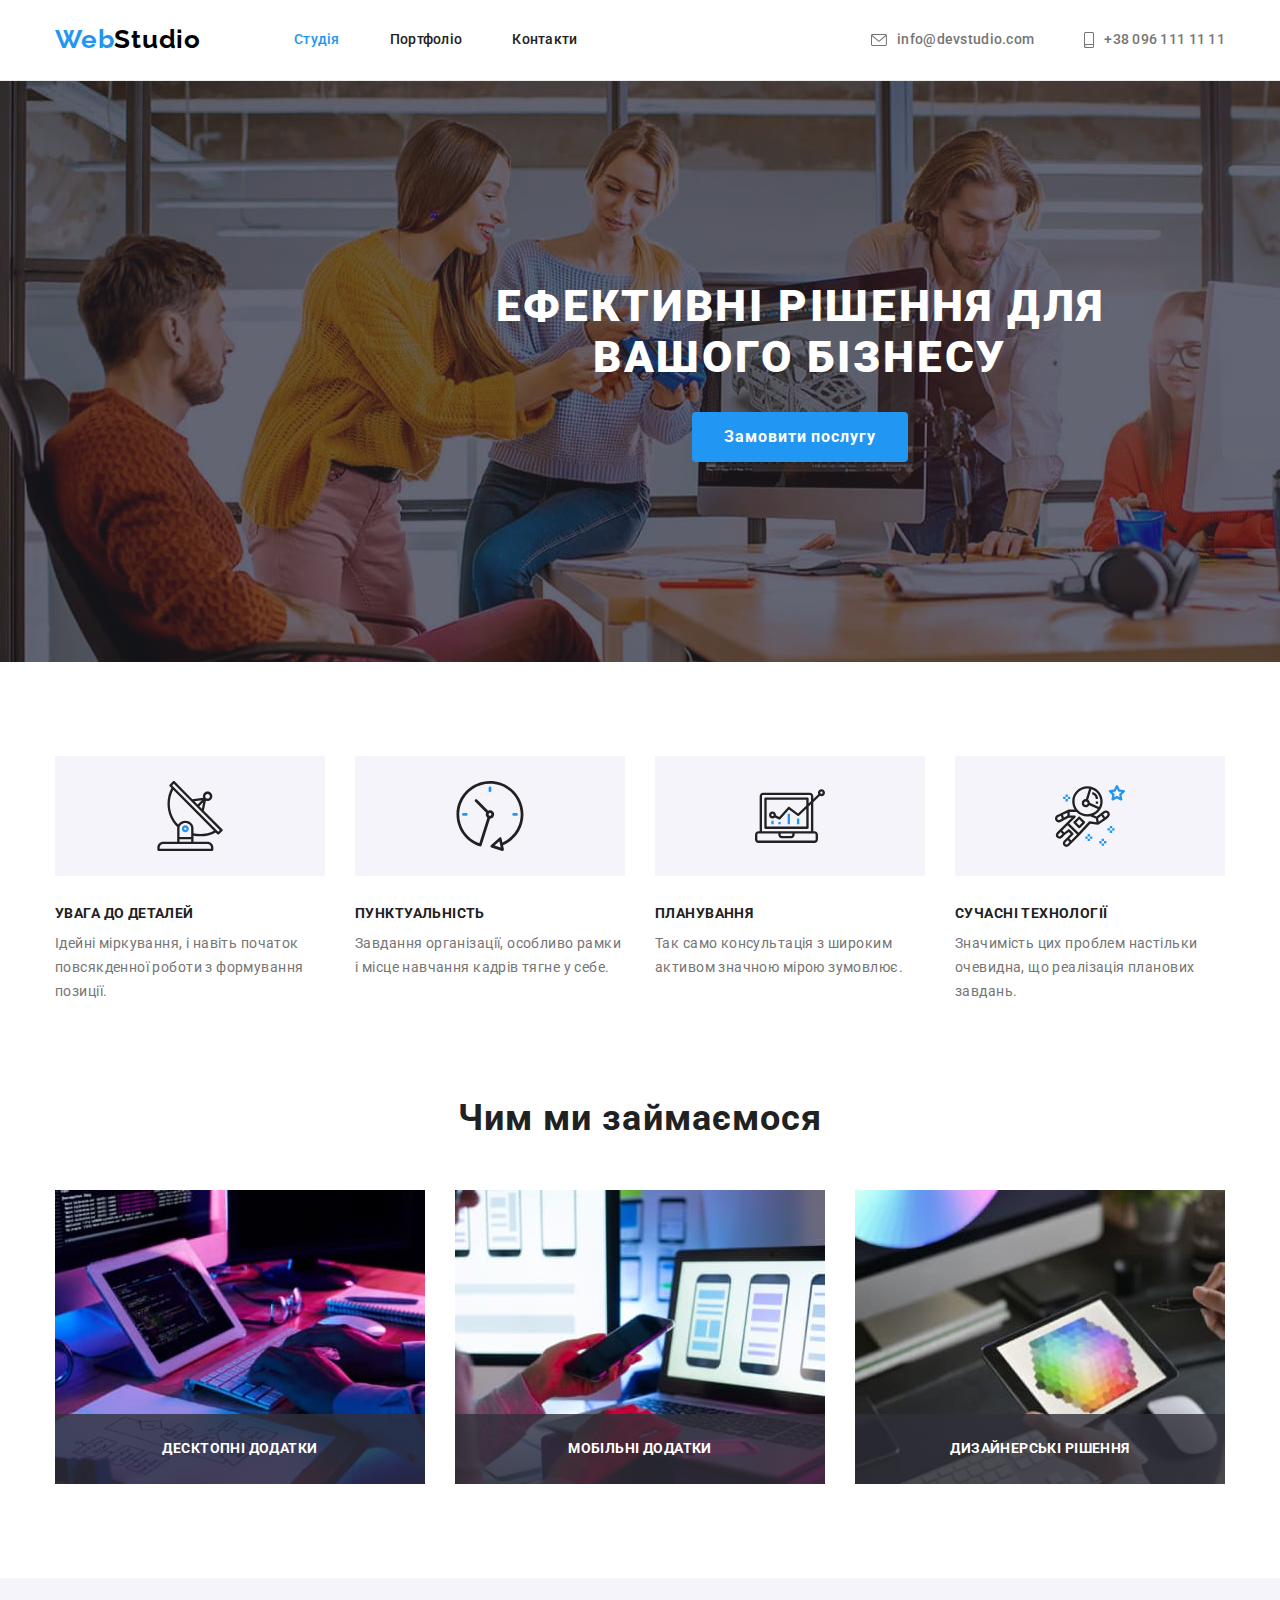
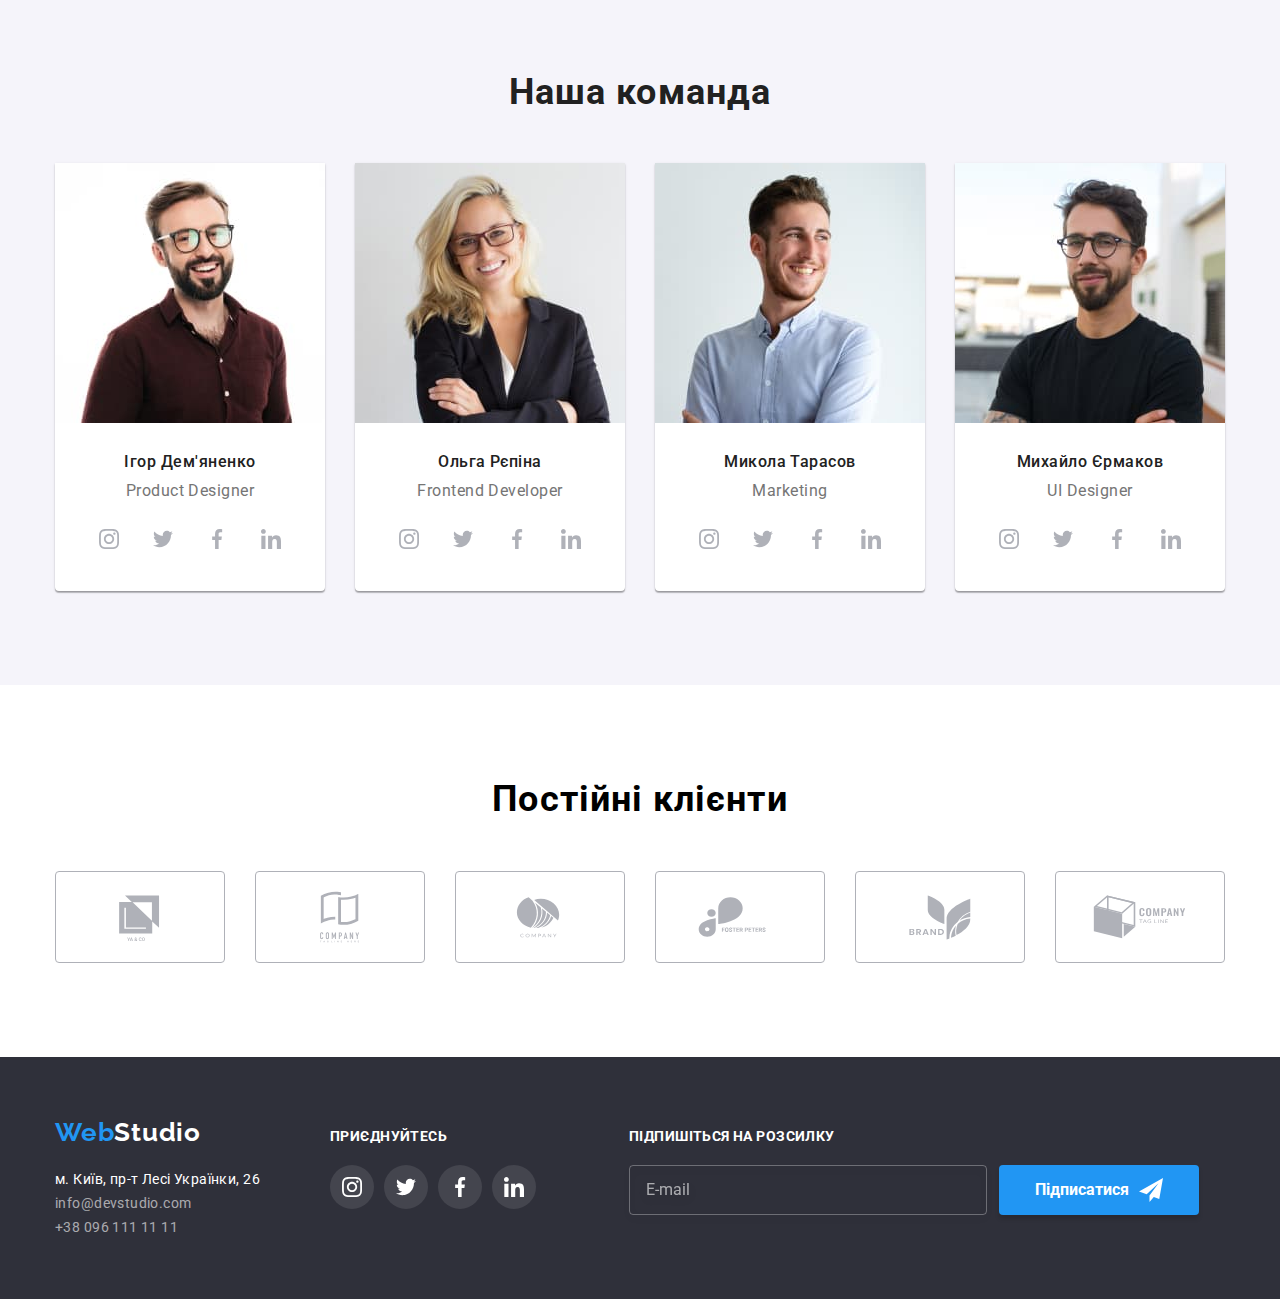
<file: index.html>
<!DOCTYPE html>
<html lang="uk">
  <head>
    <meta charset="UTF-8" />
    <meta http-equiv="X-UA-Compatible" content="IE=edge" />
    <meta name="viewport" content="width=device-width, initial-scale=1.0" />
    <link
      href="https://fonts.googleapis.com/css2?family=Raleway:wght@700&family=Roboto:wght@400;500;700;900&display=swap"
      rel="stylesheet"
    />
    <title>WebStudio</title>
    <link
      rel="stylesheet"
      href="https://cdnjs.cloudflare.com/ajax/libs/modern-normalize/1.1.0/modern-normalize.min.css"
    />
    <link rel="stylesheet" href="./css/main.min.css" />
  </head>
  <body>
    <!-- header -->
    <header class="header">
      <div class="container header__container">
        <nav class="header-nav">
          <a class=" logo header__logo" href="./index.html">
            <span class="logo-web">Web</span>Studio</a
          >
          <ul class="header-nav__list list">
            <li class="header-nav__item">
              <a class="header-nav__link curent" href="./index.html">Студія</a>
            </li>
            <li class="header-nav__item">
              <a class="header-nav__link" href="./portfolio.html">Портфоліо</a>
            </li>
            <li class="header-nav__item">
              <a class="header-nav__link" href="">Контакти</a>
            </li>
          </ul>
        </nav>
        <ul class="header-address__list list">
          <li class="header-address__item">
            <a class="header-address__link" href="mailto:info@devstudio.com"
              ><svg class="header-address__icon" width="16" height="12">
                <use
                  href="./images/svg-images/symbol-defs.svg#icon-envelope"
                ></use></svg
              >info@devstudio.com</a
            >
          </li>
          <li class="header-address__item">
            <a class="header-address__link" href="tel:+380961111111">
              <svg class="header-address__icon" width="10" height="16">
                <use
                  href="./images/svg-images/symbol-defs.svg#icon-smartphone"
                ></use></svg
              >+38 096 111 11 11</a
            >
          </li>
        </ul>
      </div>
    </header>
    <!-- main content -->
    <main>
      <!-- Ефективні рішення для вашого бізнесу -->
      <section class="hero">
        <div class="container hero__container">
          <h1 class="hero__title">Ефективні рішення для вашого бізнесу</h1>
          <button class="hero__btn" type="button" data-modal-open>
            Замовити послугу
          </button>
        </div>
      </section>
      <!-- Особливості -->
      <section class="features">
        <div class="container features__container">
          <h2 class="visually-hidden">Особливості</h2>
          <ul class="features__list list">
            <li class="features__item">
              <div class="features-icon__container">
                <svg class="features__icon" width="70" height="70">
                  <use
                    href="./images/svg-images/symbol-defs.svg#icon-antenna-1"
                  ></use>
                </svg>
              </div>
              <h3 class="features__title">увага до деталей</h3>
              <p class="features__text">
                Ідейні міркування, і навіть початок повсякденної роботи з
                формування позиції.
              </p>
            </li>
            <li class="features__item">
              <div class="features-icon__container">
                <svg class="features__icon" width="70" height="70">
                  <use
                    href="./images/svg-images/symbol-defs.svg#icon-clock-1"
                  ></use>
                </svg>
              </div>
              <h3 class="features__title">пунктуальність</h3>
              <p class="features__text">
                Завдання організації, особливо рамки і місце навчання кадрів
                тягне у себе.
              </p>
            </li>
            <li class="features__item">
              <div class="features-icon__container">
                <svg class="features__icon" width="70" height="70">
                  <use
                    href="./images/svg-images/symbol-defs.svg#icon-diagram-1"
                  ></use>
                </svg>
              </div>
              <h3 class="features__title">планування</h3>
              <p class="features__text">
                Так само консультація з широким активом значною мірою зумовлює.
              </p>
            </li>
            <li class="features__item">
              <div class="features-icon__container">
                <svg class="features__icon" width="70" height="70">
                  <use
                    href="./images/svg-images/symbol-defs.svg#icon-astronaut-1"
                  ></use>
                </svg>
              </div>
              <h3 class="features__title">сучасні технології</h3>
              <p class="features__text">
                Значимість цих проблем настільки очевидна, що реалізація
                планових завдань.
              </p>
            </li>
          </ul>
        </div>
      </section>
      <!-- Чим ми займаємося -->
      <section class="about">
        <div class="container about__container">
          <h2 class="about__title">Чим ми займаємося</h2>
          <ul class="about__list list">
            <li class="about__item">
              <div class="description-container">
                <img
                  src="./images/photo1.jpg"
                  alt="фотографія роботи за комп'ютером"
                  width="370"
                  height="294"
                />
                <p class="description-container__about">десктопні додатки</p>
              </div>
            </li>
            <li class="about__item">
              <div class="description-container">
                <img
                  src="./images/photo2.jpg"
                  alt="фотографія роботи за комп'ютером"
                  width="370"
                  height="294"
                />
                <p class="description-container__about">мобільні додатки</p>
              </div>
            </li>
            <li class="about__item">
              <div class="description-container">
                <img
                  src="./images/photo3.jpg"
                  alt="фотографія роботи за комп'ютером"
                  width="370"
                  height="294"
                />
                <p class="description-container__about">дизайнерські рішення</p>
              </div>
            </li>
          </ul>
        </div>
      </section>
      <!-- Наша команда -->
      <section class="team">
        <div class="container">
          <h2 class="team-title">Наша команда</h2>
          <ul class="team-list list">
            <li class="team-card">
              <img
                class="team-photo"
                src="./images/imgteam1.jpg"
                alt="Фото Ігор Дем'яненко"
                width="270"
                height="260"
              />
              <div class="team-container">
                <h3 class="team-name">Ігор Дем'яненко</h3>
                <p class="team-position">Product Designer</p>
                <ul class="team-icon-list list">
                  <li class="team-social-list">
                    <a href="#" class="team-social-link">
                      <svg class="team-icon" width="20" height="20">
                        <use
                          href="./images/svg-images/symbol-defs.svg#icon-instagram-2"
                        ></use>
                      </svg>
                    </a>
                  </li>
                  <li class="team-social-list">
                    <a href="#" class="team-social-link">
                      <svg class="team-icon" width="20" height="20">
                        <use
                          href="./images/svg-images/symbol-defs.svg#icon-twitter-1"
                        ></use>
                      </svg>
                    </a>
                  </li>
                  <li class="team-social-list">
                    <a href="#" class="team-social-link">
                      <svg class="team-icon" width="20" height="20">
                        <use
                          href="./images/svg-images/symbol-defs.svg#icon-facebook-1"
                        ></use>
                      </svg>
                    </a>
                  </li>
                  <li class="team-social-list">
                    <a href="#" class="team-social-link">
                      <svg class="team-icon" width="20" height="20">
                        <use
                          href="./images/svg-images/symbol-defs.svg#icon-linkedin-1"
                        ></use>
                      </svg>
                    </a>
                  </li>
                </ul>
              </div>
            </li>
            <li class="team-card">
              <img
                class="team-photo"
                src="./images/imgteam2.jpg"
                alt="Фото Ольга Рєпіна"
                width="270"
                height="260"
              />
              <div class="team-container">
                <h3 class="team-name">Ольга Рєпіна</h3>
                <p class="team-position">Frontend Developer</p>
                <ul class="team-icon-list list">
                  <li class="team-social-list">
                    <a href="#" class="team-social-link">
                      <svg class="team-icon" width="20" height="20">
                        <use
                          href="./images/svg-images/symbol-defs.svg#icon-instagram-2"
                        ></use>
                      </svg>
                    </a>
                  </li>
                  <li class="team-social-list">
                    <a href="#" class="team-social-link">
                      <svg class="team-icon" width="20" height="20">
                        <use
                          href="./images/svg-images/symbol-defs.svg#icon-twitter-1"
                        ></use>
                      </svg>
                    </a>
                  </li>
                  <li class="team-social-list">
                    <a href="#" class="team-social-link">
                      <svg class="team-icon" width="20" height="20">
                        <use
                          href="./images/svg-images/symbol-defs.svg#icon-facebook-1"
                        ></use>
                      </svg>
                    </a>
                  </li>
                  <li class="team-social-list">
                    <a href="#" class="team-social-link">
                      <svg class="team-icon" width="20" height="20">
                        <use
                          href="./images/svg-images/symbol-defs.svg#icon-linkedin-1"
                        ></use>
                      </svg>
                    </a>
                  </li>
                </ul>
              </div>
            </li>
            <li class="team-card">
              <img
                class="team-photo"
                src="./images/imgteam3.jpg"
                alt="Фото Микола Тарасов"
                width="270"
                height="260"
              />
              <div class="team-container">
                <h3 class="team-name">Микола Тарасов</h3>
                <p class="team-position">Marketing</p>
                <ul class="team-icon-list list">
                  <li class="team-social-list">
                    <a href="#" class="team-social-link">
                      <svg class="team-icon" width="20" height="20">
                        <use
                          href="./images/svg-images/symbol-defs.svg#icon-instagram-2"
                        ></use>
                      </svg>
                    </a>
                  </li>
                  <li class="team-social-list">
                    <a href="#" class="team-social-link">
                      <svg class="team-icon" width="20" height="20">
                        <use
                          href="./images/svg-images/symbol-defs.svg#icon-twitter-1"
                        ></use>
                      </svg>
                    </a>
                  </li>
                  <li class="team-social-list">
                    <a href="#" class="team-social-link">
                      <svg class="team-icon" width="20" height="20">
                        <use
                          href="./images/svg-images/symbol-defs.svg#icon-facebook-1"
                        ></use>
                      </svg>
                    </a>
                  </li>
                  <li class="team-social-list">
                    <a href="#" class="team-social-link">
                      <svg class="team-icon" width="20" height="20">
                        <use
                          href="./images/svg-images/symbol-defs.svg#icon-linkedin-1"
                        ></use>
                      </svg>
                    </a>
                  </li>
                </ul>
              </div>
            </li>
            <li class="team-card">
              <img
                class="team-photo"
                src="./images/imgteam4.jpg"
                alt="Фото Михайло Єрмаков"
                width="270"
                height="260"
              />
              <div class="team-container">
                <h3 class="team-name">Михайло Єрмаков</h3>
                <p class="team-position">UI Designer</p>
                <ul class="team-icon-list list">
                  <li class="team-social-list">
                    <a href="#" class="team-social-link">
                      <svg class="team-icon" width="20" height="20">
                        <use
                          href="./images/svg-images/symbol-defs.svg#icon-instagram-2"
                        ></use>
                      </svg>
                    </a>
                  </li>
                  <li class="team-social-list">
                    <a href="#" class="team-social-link">
                      <svg class="team-icon" width="20" height="20">
                        <use
                          href="./images/svg-images/symbol-defs.svg#icon-twitter-1"
                        ></use>
                      </svg>
                    </a>
                  </li>
                  <li class="team-social-list">
                    <a href="#" class="team-social-link">
                      <svg class="team-icon" width="20" height="20">
                        <use
                          href="./images/svg-images/symbol-defs.svg#icon-facebook-1"
                        ></use>
                      </svg>
                    </a>
                  </li>
                  <li class="team-social-list">
                    <a href="#" class="team-social-link">
                      <svg class="team-icon" width="20" height="20">
                        <use
                          href="./images/svg-images/symbol-defs.svg#icon-linkedin-1"
                        ></use>
                      </svg>
                    </a>
                  </li>
                </ul>
              </div>
            </li>
          </ul>
        </div>
      </section>
      <!-- Постійні клієнти  -->
      <section class="clients">
        <div class="container clients-container">
          <h2 class="clients__title">Постійні клієнти</h2>
          <ul class="clients__list list">
            <li class="clients__card">
              <a href="#" class="clients__link">
                <svg class="clients__icon">
                  <use
                    href="./images/svg-images/symbol-defs.svg#icon-Logo"
                  ></use>
                </svg>
              </a>
            </li>
            <li class="clients__card">
              <a href="#" class="clients__link">
                <svg class="clients__icon">
                  <use
                    href="./images/svg-images/symbol-defs.svg#icon-Logo-1"
                  ></use>
                </svg>
              </a>
            </li>
            <li class="clients__card">
              <a href="#" class="clients__link">
                <svg class="clients__icon">
                  <use
                    href="./images/svg-images/symbol-defs.svg#icon-Logo-2"
                  ></use>
                </svg>
              </a>
            </li>
            <li class="clients__card">
              <a href="#" class="clients__link">
                <svg class="clients__icon">
                  <use
                    href="./images/svg-images/symbol-defs.svg#icon-Logo-3"
                  ></use>
                </svg>
              </a>
            </li>
            <li class="clients__card">
              <a href="#" class="clients__link">
                <svg class="clients__icon">
                  <use
                    href="./images/svg-images/symbol-defs.svg#icon-Logo-4"
                  ></use>
                </svg>
              </a>
            </li>
            <li class="clients__card">
              <a href="#" class="clients__link">
                <svg class="clients__icon">
                  <use
                    href="./images/svg-images/symbol-defs.svg#icon-Logo-5"
                  ></use>
                </svg>
              </a>
            </li>
          </ul>
        </div>
      </section>
    </main>
    <!-- footer -->
    <footer class="footer">
      <div class="container footer-container">
        <div>
          <a class=" logo footer__logo" href="./index.html">
            <span class="logo-web">Web</span>Studio</a
          >

          <address>
            <ul class="footer__list list">
              <li class="footer-address__list">
                <a
                  class="address"
                  href="https://goo.gl/maps/CPtrU1FHBa2aNyZL9"
                  target="_blank"
                  rel="noopener noreferrer nofollow"
                  >м. Київ, пр-т Лесі Українки, 26</a
                >
              </li>
              <li class="footer-address__list">
                <a class="footer__contact" href="mailto:info@devstudio.com"
                  >info@devstudio.com</a
                >
              </li>
              <li class="footer-address__list">
                <a class="footer__contact" href="tel:+380961111111"
                  >+38 096 111 11 11</a
                >
              </li>
            </ul>
          </address>
        </div>
        <div class="footer-link">
          <b class="footer-link__text">приєднуйтесь</b>
          <ul class="footer-link__list list">
            <li class="footer-link__item">
              <a href="#" class="footer-link__social">
                <svg class="footer-link__icon" width="20" height="20">
                  <use
                    href="./images/svg-images/symbol-defs.svg#icon-instagram-2"
                  ></use>
                </svg>
              </a>
            </li>
            <li class="footer-link__item">
              <a href="#" class="footer-link__social">
                <svg class="footer-link__icon" width="20" height="20">
                  <use
                    href="./images/svg-images/symbol-defs.svg#icon-twitter-1"
                  ></use>
                </svg>
              </a>
            </li>
            <li class="footer-link__item">
              <a href="#" class="footer-link__social">
                <svg class="footer-link__icon" width="20" height="20">
                  <use
                    href="./images/svg-images/symbol-defs.svg#icon-facebook-1"
                  ></use>
                </svg>
              </a>
            </li>
            <li class="footer-link__item">
              <a href="#" class="footer-link__social">
                <svg class="footer-link__icon" width="20" height="20">
                  <use
                    href="./images/svg-images/symbol-defs.svg#icon-linkedin-1"
                  ></use>
                </svg>
              </a>
            </li>
          </ul>
        </div>
        <div class="footer-form-container">
          <form class="footer-form">
            <p class="footer-form__text">підпишіться на розсилку</p>
            <div class="footer-form-wrap">
              <label for="mail"></label>

              <input type="email" name="mail" id="mail" placeholder="E-mail" />

              <button type="submit" class="footer-form__btn">
                Підписатися
                <svg class="footer-form__btn_icon" width="24" height="24">
                  <use
                    href="./images/svg-images/symbol-defs.svg#icon-icon-send-1"
                  ></use>
                </svg>
              </button>
            </div>
          </form>
        </div>
      </div>
    </footer>
    <!-- modal -->
    <div class="backdrop is-hidden" data-modal>
      <div class="modal">
        <p class="modal__title">Залиште свої дані, ми вам передзвонимо</p>
        <div>
          <button type="button" class="modal__close-btn" data-modal-close>
            <svg class="modal__close-icon" width="30" height="30">
              <use
                href="./images/svg-images/symbol-defs.svg#icon-close-1"
              ></use>
            </svg>
          </button>
        </div>
        <form class="modal-form">
          <div class="modal-form__element">
            <label for="name">Ім'я</label>
            <div class="input">
              <input type="text" name="name" id="name" />
              <svg class="input__icon" width="18" height="18">
                <use
                  href="./images/svg-images/symbol-defs.svg#icon-person-black-18dp-1-1"
                ></use>
              </svg>
            </div>
          </div>

          <div class="modal-form__element">
            <label for="tel">Телефон</label>
            <div class="input">
              <input type="tel" name="tel" id="tel" />
              <svg class="input__icon" width="18" height="18">
                <use
                  href="./images/svg-images/symbol-defs.svg#icon-phone-black-18dp-1-1"
                ></use>
              </svg>
            </div>
          </div>

          <div class="modal-form__element">
            <label for="email">Пошта</label>
            <div class="input">
              <input type="email" name="email" id="email" />
              <svg class="input__icon" width="18" height="18">
                <use
                  href="./images/svg-images/symbol-defs.svg#icon-email-black-18dp-1-1"
                ></use>
              </svg>
            </div>
          </div>

          <div class="modal-form__element">
            <label for="coment">Коментар</label>
            <textarea
              class="modal-form__coment"
              name="coment"
              id="coment"
              placeholder="Введіть текст"
            ></textarea>
          </div>

          <div class="modal-form__checkbox">
            <label for="checkbox">
              <input
                type="checkbox"
                name="checkbox"
                id="checkbox"
                class="checkbox"
              />
              <span class="checkbox__icon-box">
                <svg class="checkbox__icon" width="16" height="15">
                  <use
                    href="./images/svg-images/symbol-defs.svg#icon-icon-check-1"
                  ></use>
                </svg>
              </span>
              Погоджуюся з розсилкою та приймаю
              <a href="#" class="checkbox__link">Умови договору</a>
            </label>
          </div>

          <button class="modal-form__button" type="submit">Відправити</button>
        </form>
        
      </div>
    </div>
    <script src="./js/modal.js"></script>
  </body>
</html>
</file>
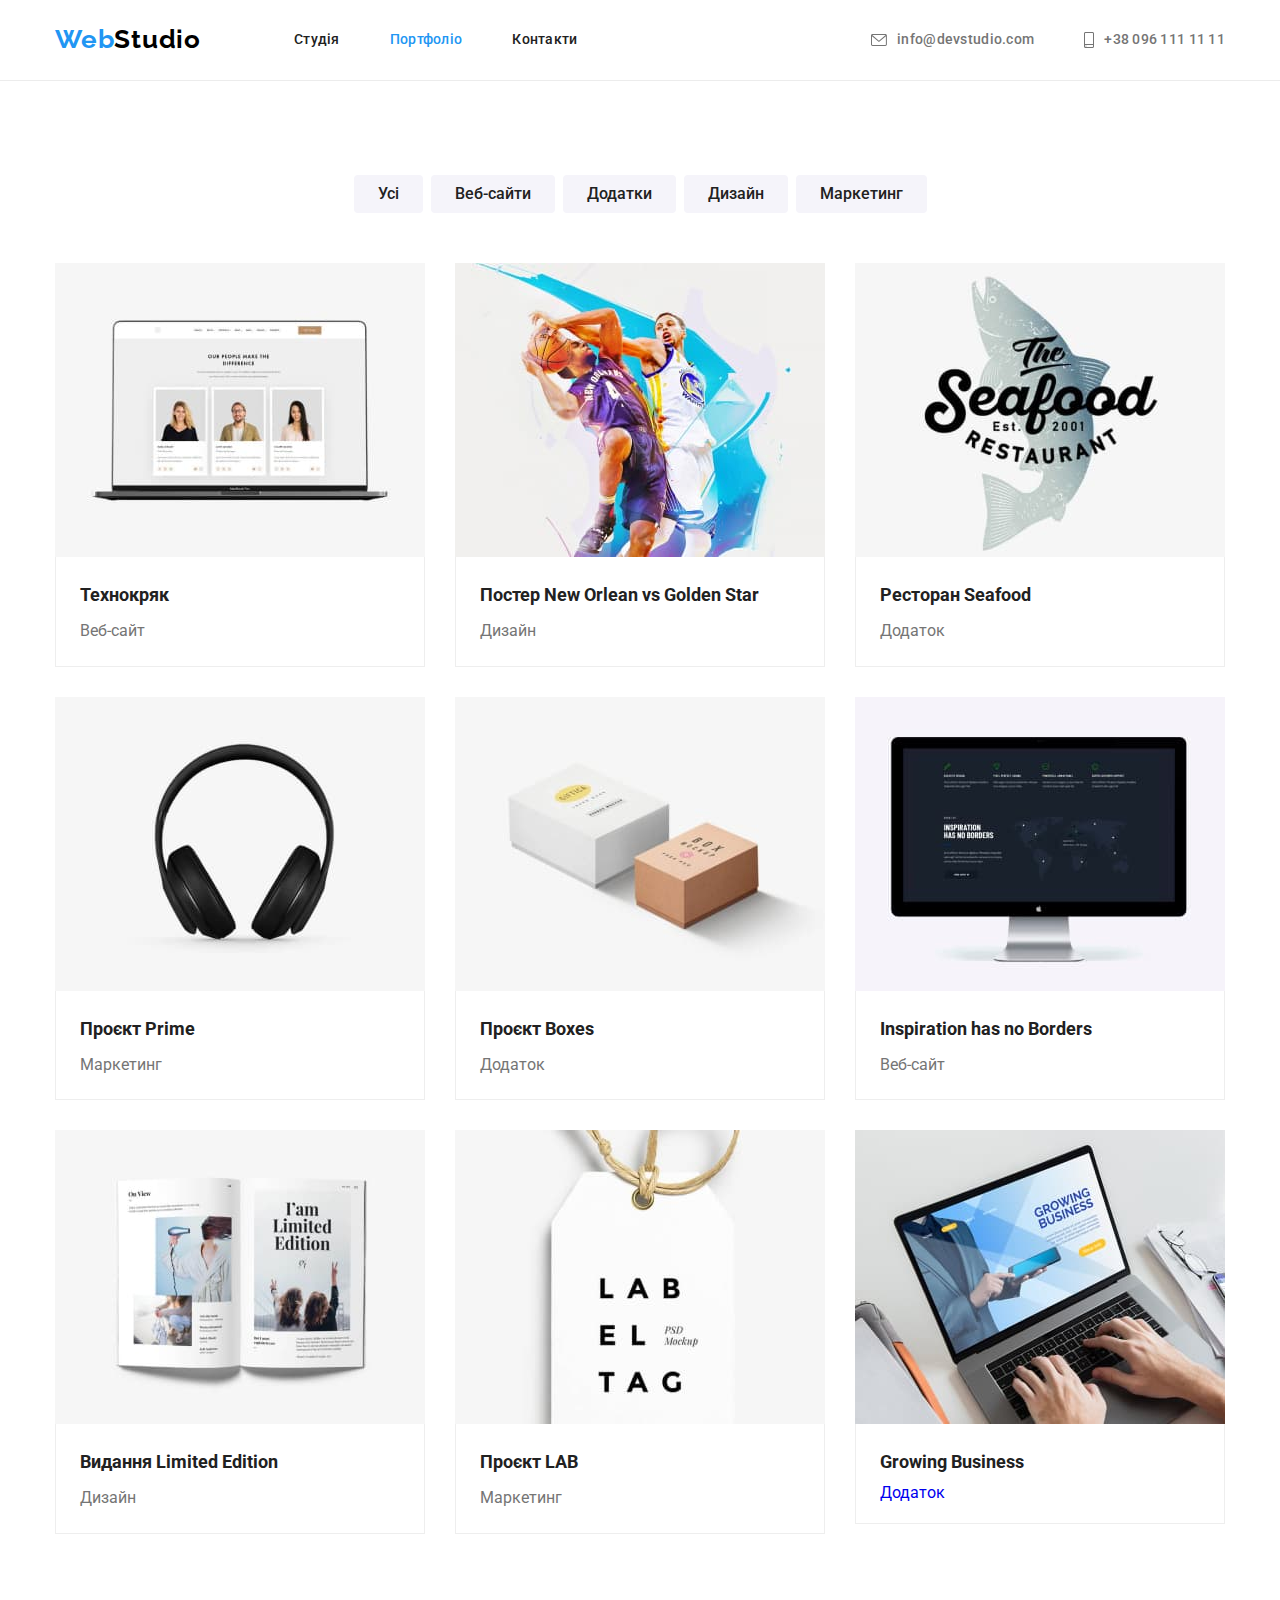
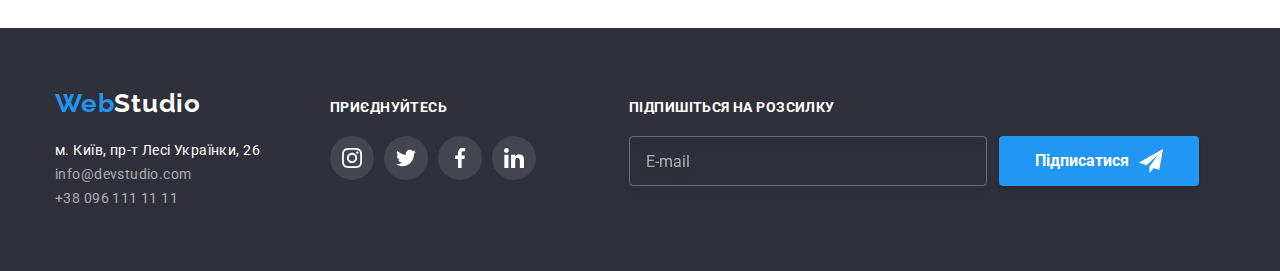
<file: portfolio.html>
<!DOCTYPE html>
<html lang="uk">
  <head>
    <meta charset="UTF-8" />
    <meta http-equiv="X-UA-Compatible" content="IE=edge" />
    <meta name="viewport" content="width=device-width, initial-scale=1.0" />
    <link
      href="https://fonts.googleapis.com/css2?family=Raleway:wght@700&family=Roboto:wght@400;500;700;900&display=swap"
      rel="stylesheet"
    />
    <title>WebStudio</title>
    <link
      rel="stylesheet"
      href="https://cdnjs.cloudflare.com/ajax/libs/modern-normalize/1.1.0/modern-normalize.min.css"
    />
    <link rel="stylesheet" href="./css/main.min.css" />
  </head>
  <body>
    <!-- header -->
    <header class="header">
      <div class="container header__container">
        <nav class="header-nav">
          <a class=" logo header__logo" href="./index.html">
            <span class="logo-web">Web</span>Studio</a
          >
          <ul class="header-nav__list list">
            <li class="header-nav__item">
              <a class="header-nav__link " href="./index.html">Студія</a>
            </li>
            <li class="header-nav__item">
              <a class="header-nav__link curent" href="./portfolio.html">Портфоліо</a>
            </li>
            <li class="header-nav__item">
              <a class="header-nav__link" href="">Контакти</a>
            </li>
          </ul>
        </nav>
        <ul class="header-address__list list">
          <li class="header-address__item">
            <a class="header-address__link" href="mailto:info@devstudio.com"
              ><svg class="header-address__icon" width="16" height="12">
                <use
                  href="./images/svg-images/symbol-defs.svg#icon-envelope"
                ></use></svg
              >info@devstudio.com</a
            >
          </li>
          <li class="header-address__item">
            <a class="header-address__link" href="tel:+380961111111">
              <svg class="header-address__icon" width="10" height="16">
                <use
                  href="./images/svg-images/symbol-defs.svg#icon-smartphone"
                ></use></svg
              >+38 096 111 11 11</a
            >
          </li>
        </ul>
      </div>
    </header>
    <!-- main content -->
    <main>
      <section class="portfolio">
        <div class="container portfolio-container">
          <h1 class="visually-hidden">Портфоліо</h1>
          <ul class="portfolio__btn-list list">
            <li class="portfolio-btn__item">
              <button class="portfolio__btn" type="button">Усі</button>
            </li>
            <li class="portfolio-btn__item">
              <button class="portfolio__btn" type="button">Веб-сайти</button>
            </li>
            <li class="portfolio-btn__item">
              <button class="portfolio__btn" type="button">Додатки</button>
            </li>
            <li class="portfolio-btn__item">
              <button class="portfolio__btn" type="button">Дизайн</button>
            </li>
            <li class="portfolio-btn__item">
              <button class="portfolio__btn" type="button">Маркетинг</button>
            </li>
          </ul>
          <ul class="portfolio-card__list list">
            <li class="portfolio-card__item">
              <a href="#" class="portfolio__card">
                <div class="portfolio-card__image">
                  <img
                    src="./images/portfolio-images/img.jpg"
                    width="370"
                    height="294"
                    alt=""
                  />
                  <p class="portfolio-image__description">
                    Ресурс пропонує комплексні пропозиції з різним рівнем
                    функціоналу та сервісів. Все це дозволить відвідувачу
                    отримати вичерпні відомості про компанію чи приватну особу.
                  </p>
                </div>
                <div class="portfolio-card__description">
                  <h2 class="portfolio-card__title">Технокряк</h2>
                  <p class="portfolio-card__text">Веб-сайт</p>
                </div>
              </a>
            </li>
            <li class="portfolio-card__item">
              <a href="#" class="portfolio__card">
                <div class="portfolio-card__image">
                  <img
                    src="./images/portfolio-images/img-1.jpg"
                    width="370"
                    height="294"
                    alt=""
                  />
                  <p class="portfolio-image__description">
                    Ресурс пропонує комплексні пропозиції з різним рівнем
                    функціоналу та сервісів. Все це дозволить відвідувачу
                    отримати вичерпні відомості про компанію чи приватну особу.
                  </p>
                </div>
                <div class="portfolio-card__description">
                  <h2 class="portfolio-card__title">
                    Постер New Orlean vs Golden Star
                  </h2>
                  <p class="portfolio-card__text">Дизайн</p>
                </div>
              </a>
            </li>
            <li class="portfolio-card__item">
              <a href="#" class="portfolio__card">
                <div class="portfolio-card__image">
                  <img
                    src="./images/portfolio-images/img-2.jpg"
                    width="370"
                    height="294"
                    alt=""
                  />
                  <p class="portfolio-image__description">
                    Ресурс пропонує комплексні пропозиції з різним рівнем
                    функціоналу та сервісів. Все це дозволить відвідувачу
                    отримати вичерпні відомості про компанію чи приватну особу.
                  </p>
                </div>
                <div class="portfolio-card__description">
                  <h2 class="portfolio-card__title">Ресторан Seafood</h2>
                  <p class="portfolio-card__text">Додаток</p>
                </div>
              </a>
            </li>
            <li class="portfolio-card__item">
              <a href="#" class="portfolio__card">
                <div class="portfolio-card__image">
                  <img
                    src="./images/portfolio-images/img-3.jpg"
                    width="370"
                    height="294"
                    alt=""
                  />
                  <p class="portfolio-image__description">
                    Ресурс пропонує комплексні пропозиції з різним рівнем
                    функціоналу та сервісів. Все це дозволить відвідувачу
                    отримати вичерпні відомості про компанію чи приватну особу.
                  </p>
                </div>
                <div class="portfolio-card__description">
                  <h2 class="portfolio-card__title">Проєкт Prime</h2>
                  <p class="portfolio-card__text">Маркетинг</p>
                </div>
              </a>
            </li>
            <li class="portfolio-card__item">
              <a href="#" class="portfolio__card">
                <div class="portfolio-card__image">
                  <img
                    src="./images/portfolio-images/img-4.jpg"
                    width="370"
                    height="294"
                    alt=""
                  />
                  <p class="portfolio-image__description">
                    Ресурс пропонує комплексні пропозиції з різним рівнем
                    функціоналу та сервісів. Все це дозволить відвідувачу
                    отримати вичерпні відомості про компанію чи приватну особу.
                  </p>
                </div>
                <div class="portfolio-card__description">
                  <h2 class="portfolio-card__title">Проєкт Boxes</h2>
                  <p class="portfolio-card__text">Додаток</p>
                </div>
              </a>
            </li>
            <li class="portfolio-card__item">
              <a href="#" class="portfolio__card">
                <div class="portfolio-card__image">
                  <img
                    src="./images/portfolio-images/img-5.jpg"
                    width="370"
                    height="294"
                    alt=""
                  />
                  <p class="portfolio-image__description">
                    Ресурс пропонує комплексні пропозиції з різним рівнем
                    функціоналу та сервісів. Все це дозволить відвідувачу
                    отримати вичерпні відомості про компанію чи приватну особу.
                  </p>
                </div>
                <div class="portfolio-card__description">
                  <h2 class="portfolio-card__title">Inspiration has no Borders</h2>
                  <p class="portfolio-card__text">Веб-сайт</p>
                </div>
              </a>
            </li>
            <li class="portfolio-card__item">
              <a href="#" class="portfolio__card">
                <div class="portfolio-card__image">
                  <img
                    src="./images/portfolio-images/img-6.jpg"
                    width="370"
                    height="294"
                    alt=""
                  />
                  <p class="portfolio-image__description">
                    Ресурс пропонує комплексні пропозиції з різним рівнем
                    функціоналу та сервісів. Все це дозволить відвідувачу
                    отримати вичерпні відомості про компанію чи приватну особу.
                  </p>
                </div>
                <div class="portfolio-card__description">
                  <h2 class="portfolio-card__title">Видання Limited Edition</h2>
                  <p class="portfolio-card__text">Дизайн</p>
                </div>
              </a>
            </li>
            <li class="portfolio-card__item">
              <a href="#" class="portfolio__card">
                <div class="portfolio-card__image">
                  <img
                    src="./images/portfolio-images/img-7.jpg"
                    width="370"
                    height="294"
                    alt=""
                  />
                  <p class="portfolio-image__description">
                    Ресурс пропонує комплексні пропозиції з різним рівнем
                    функціоналу та сервісів. Все це дозволить відвідувачу
                    отримати вичерпні відомості про компанію чи приватну особу.
                  </p>
                </div>
                <div class="portfolio-card__description">
                  <h2 class="portfolio-card__title">Проєкт LAB</h2>
                  <p class="portfolio-card__text">Маркетинг</p>
                </div>
              </a>
            </li>
            <li class="portfolio-card__item">
              <a href="#" class="portfolio__card">
                <div class="portfolio-card__image">
                  <img
                    src="./images/portfolio-images/img-8.jpg"
                    width="370"
                    height="294"
                    alt=""
                  />
                  <p class="portfolio-image__description">
                    Ресурс пропонує комплексні пропозиції з різним рівнем
                    функціоналу та сервісів. Все це дозволить відвідувачу
                    отримати вичерпні відомості про компанію чи приватну особу.
                  </p>
                </div>
                <div class="portfolio-card__description">
                  <h2 class="portfolio-card__title">Growing Business</h2>
                  <p class="portfolio-card_text">Додаток</p>
                </div>
              </a>
            </li>
          </ul>
        </div>
      </section>
    </main>
    <!-- footer -->
    <footer class="footer">
      <div class="container footer-container">
        <div>
          <a class=" logo footer__logo" href="./index.html">
            <span class="logo-web">Web</span>Studio</a
          >

          <address>
            <ul class="footer__list list">
              <li class="footer-address__list">
                <a
                  class="address"
                  href="https://goo.gl/maps/CPtrU1FHBa2aNyZL9"
                  target="_blank"
                  rel="noopener noreferrer nofollow"
                  >м. Київ, пр-т Лесі Українки, 26</a
                >
              </li>
              <li class="footer-address__list">
                <a class="footer__contact" href="mailto:info@devstudio.com"
                  >info@devstudio.com</a
                >
              </li>
              <li class="footer-address__list">
                <a class="footer__contact" href="tel:+380961111111"
                  >+38 096 111 11 11</a
                >
              </li>
            </ul>
          </address>
        </div>
        <div class="footer-link">
          <b class="footer-link__text">приєднуйтесь</b>
          <ul class="footer-link__list list">
            <li class="footer-link__item">
              <a href="#" class="footer-link__social">
                <svg class="footer-link__icon" width="20" height="20">
                  <use
                    href="./images/svg-images/symbol-defs.svg#icon-instagram-2"
                  ></use>
                </svg>
              </a>
            </li>
            <li class="footer-link__item">
              <a href="#" class="footer-link__social">
                <svg class="footer-link__icon" width="20" height="20">
                  <use
                    href="./images/svg-images/symbol-defs.svg#icon-twitter-1"
                  ></use>
                </svg>
              </a>
            </li>
            <li class="footer-link__item">
              <a href="#" class="footer-link__social">
                <svg class="footer-link__icon" width="20" height="20">
                  <use
                    href="./images/svg-images/symbol-defs.svg#icon-facebook-1"
                  ></use>
                </svg>
              </a>
            </li>
            <li class="footer-link__item">
              <a href="#" class="footer-link__social">
                <svg class="footer-link__icon" width="20" height="20">
                  <use
                    href="./images/svg-images/symbol-defs.svg#icon-linkedin-1"
                  ></use>
                </svg>
              </a>
            </li>
          </ul>
        </div>
        <div class="footer-form-container">
          <form class="footer-form">
            <p class="footer-form__text">підпишіться на розсилку</p>
            <div class="footer-form-wrap">
              <label for="mail"></label>

              <input type="email" name="mail" id="mail" placeholder="E-mail" />

              <button type="submit" class="footer-form__btn">
                Підписатися
                <svg class="footer-form__btn_icon" width="24" height="24">
                  <use
                    href="./images/svg-images/symbol-defs.svg#icon-icon-send-1"
                  ></use>
                </svg>
              </button>
            </div>
          </form>
        </div>
      </div>
    </footer>
  </body>
</html>
</file>
<file: css/main.min.css>
:root{--primary-text-color: #212121;--secondary-text-color: #757575;--tertiary-text-color: #ffffff;--accent-color: #2196f3;--logo-color: #000000;--footer-adress-color: rgba(255, 255, 255, 0.6);--secondary-background-color: #f5f4fa;--primary-background-color: #f5f5f5;--tertiary-background-color: #2f303a}h1,h2,h3,h4,h5,h6,ul,p{margin:0}ul{padding-left:0}img{display:block}button{border:none;background:none}.container{width:1200px;margin:0 auto;padding-left:15px;padding-right:15px}body{font-family:"Roboto",sans-serif}.list{list-style:none}.logo{font-family:"Raleway";font-weight:700;font-size:26px;line-height:1.2;letter-spacing:.03em;text-decoration:none;display:block}.logo-web{color:var(--accent-color)}.header{background-color:#fff;border-bottom:1px solid #ececec}.header__container{display:flex;align-items:center}.header-nav{display:flex;align-items:center}.header__logo{margin-right:93px;padding-top:24px;padding-bottom:25px;color:var(--logo-color)}.header-nav__list{display:flex}.header-nav__item:not(:first-child){margin-left:50px}.header-nav__link{transition:color 250ms cubic-bezier(0.4, 0, 0.2, 1);position:relative;color:var(--primary-text-color);font-size:14px;font-weight:500;line-height:1.14;letter-spacing:.02em;text-decoration:none;padding-top:32px;padding-bottom:32px;display:block}.header-nav__link:hover,.header-nav__link:focus{color:var(--accent-color)}.header-nav__link::after{content:"";position:absolute;left:0;bottom:0;display:block;width:100%;height:4px;background:#2196f3;border-radius:2px;transform:scaleX(0);transition:transform 250ms cubic-bezier(0.4, 0, 0.2, 1)}.header-nav__link:hover::after{transform:scaleX(1)}.header-address__list{display:inline-block;display:flex;margin-left:auto}.header-address__item{min-width:135px;min-height:16px}.header-address__item:not(:first-child){margin-left:50px}.header-address__link{transition:color 250ms cubic-bezier(0.4, 0, 0.2, 1);color:var(--secondary-text-color);font-size:14px;font-weight:500;line-height:1.14;letter-spacing:.02em;text-decoration:none;align-items:center;padding-top:32px;padding-bottom:32px;display:flex}.header-address__link:focus,.header-address__link:hover{color:var(--accent-color)}.header-address__icon{margin-right:10px;fill:currentColor}.header-address__icon:hover,.header-address__icon:focus{fill:var(--accent-color)}.curent{color:var(--accent-color)}.hero{padding:200px 0px;width:1600px;margin:0 auto;background-image:linear-gradient(rgba(47, 48, 58, 0.4), rgba(47, 48, 58, 0.4)),url("./../images/bg-Img.jpg");background-repeat:no-repeat;background-size:cover}.hero__container{text-align:center}.hero__title{font-weight:900;font-size:44px;text-align:center;letter-spacing:.06em;text-transform:uppercase;color:var(--tertiary-text-color);max-width:696px;margin:0 auto}.hero__btn{transition:background-color 250ms cubic-bezier(0.4, 0, 0.2, 1);font-family:inherit;font-weight:700;font-size:16px;line-height:1.88;align-items:center;text-align:center;letter-spacing:.06em;color:var(--tertiary-text-color);cursor:pointer;background-color:var(--accent-color);margin-top:30px;border-radius:4px;border:rgba(0,0,0,0);padding:10px 32px}.hero__btn:hover,.hero__btn:focus{background-color:#188ce8}.features{padding-top:94px;padding-bottom:47px}.features__list{display:flex;flex-wrap:wrap;margin-right:-30px}.features__item{flex-basis:calc(25% - 30px);margin-right:30px}.features__item:last-child{margin-right:0}.features-icon__container{margin-bottom:30px;background-color:#f5f4fa;width:270px;height:120px;display:flex;align-items:center;justify-content:center}.features__title{font-weight:700;font-size:14px;line-height:1.14;letter-spacing:.03em;text-transform:uppercase;color:var(--primary-text-color);margin-bottom:10px}.features__text{font-size:14px;line-height:1.7;letter-spacing:.03em;color:var(--secondary-text-color)}.visually-hidden{position:absolute;white-space:nowrap;width:1px;height:1px;overflow:hidden;border:0;padding:0;clip:rect(0 0 0 0);-webkit-clip-path:inset(50%);clip-path:inset(50%);margin:-1px}.about{padding-top:47px;padding-bottom:94px}.about__title{font-weight:700;font-size:36px;line-height:1.16;text-align:center;letter-spacing:.03em;color:var(--primary-text-color);margin-bottom:50px}.about__list{display:flex}.about__item:not(:first-child){margin-left:30px}.description-container{position:relative}.description-container__about{position:absolute;right:0;bottom:0;width:100%;height:70px;background:rgba(47,48,58,.8);display:flex;align-items:center;justify-content:center;font-weight:700;font-size:14px;line-height:1.14;text-align:center;letter-spacing:.03em;text-transform:uppercase;color:var(--tertiary-text-color)}.team{padding-top:94px;padding-bottom:94px}.team-list{display:flex;flex-wrap:wrap}.team-card{flex-basis:calc(25% - 30px);margin-right:30px;background-color:var(--tertiary-text-color);border-radius:0px 0px 4px 4px;box-shadow:0px 1px 3px rgba(0,0,0,.12),0px 1px 1px rgba(0,0,0,.14),0px 2px 1px rgba(0,0,0,.2)}.team-card:last-child{margin-right:0}.team{background-color:var(--secondary-background-color)}.team-title{font-weight:700;font-size:36px;line-height:1.16;text-align:center;letter-spacing:.03em;color:var(--primary-text-color);margin-bottom:50px}.team-container{padding:30px 0px;text-align:center}.team-name{font-weight:500;font-size:16px;line-height:1.18;letter-spacing:.03em;color:var(--primary-text-color);text-align:center;margin-bottom:10px}.team-position{font-size:16px;line-height:1.18;letter-spacing:.03em;color:var(--secondary-text-color);text-align:center}.team-icon-list{margin-top:16px;display:flex;justify-content:center}.team-social-link{border-radius:50%;width:44px;height:44px;display:flex;align-items:center;justify-content:center;color:#afb1b8;background-color:#fff}.team-social-link:hover,.team-social-link:focus{color:#fff;background-color:var(--accent-color);transition:color,background-color 250ms cubic-bezier(0.4, 0, 0.2, 1)}.team-social-list{width:44px;height:44px}.team-social-list:not(:last-child){margin-right:10px}.team-icon{fill:currentColor}.clients{padding-top:94px;padding-bottom:94px}.clients__title{font-weight:700;font-size:36px;line-height:1.16;text-align:center;letter-spacing:.03em;margin-bottom:50px}.clients__list{display:flex;justify-content:space-between}.clients__link{transition:border-color 250ms cubic-bezier(0.4, 0, 0.2, 1);display:flex;width:170px;height:92px;color:#afb1b8;border:1px solid #afb1b8;border-radius:4px}.clients__link:hover,.clients__link:focus{border-color:var(--accent-color)}.clients__icon{transition:fill 250ms cubic-bezier(0.4, 0, 0.2, 1);padding:16px 32px;width:170px;height:92px;fill:currentColor}.clients__icon:hover,.clients__icon:focus,.clients__link:focus>.clients-icon{fill:var(--accent-color)}.footer{padding-top:60px;padding-bottom:60px;background-color:var(--tertiary-background-color)}.footer-container{display:flex;align-items:baseline}.footer__logo{margin-bottom:20px;color:var(--tertiary-text-color)}.footer__contact{transition:color 250ms cubic-bezier(0.4, 0, 0.2, 1);font-style:normal;font-size:14px;line-height:1.7;letter-spacing:.03em;color:var(--footer-adress-color);text-decoration:none}.footer__contact:hover,.footer__contact:focus{color:var(--accent-color)}.footer-link{margin-left:70px}.footer-link__text{font-weight:700;font-size:14px;line-height:1.14;letter-spacing:.03em;text-transform:uppercase;color:var(--tertiary-text-color);display:flex;margin-bottom:20px}.footer-link__list{display:flex;justify-content:center}.footer-link__item{width:44px;height:44px}.footer-link__item:not(:last-child){margin-right:10px}.footer-link__social{transition:background-color 250ms cubic-bezier(0.4, 0, 0.2, 1);border-radius:50%;width:44px;height:44px;display:flex;align-items:center;justify-content:center;color:#fff;background-color:rgba(255,255,255,.1)}.footer-link__icon{fill:currentColor}.footer-link__social:hover,.footerlink__social:focus{color:#fff;background-color:var(--accent-color)}.address{transition:color 250ms cubic-bezier(0.4, 0, 0.2, 1);font-style:normal;font-size:14px;line-height:1.7;letter-spacing:.03em;color:var(--tertiary-text-color);text-decoration:none}.address:hover,.address:focus{color:var(--accent-color)}.footer-form-container{margin-left:93px}.footer-form__text{font-weight:700;font-size:14px;line-height:1.14;letter-spacing:.03em;text-transform:uppercase;color:var(--tertiary-text-color);margin-bottom:20px}.footer-form-wrap{display:flex;justify-content:center;align-items:center}.footer-form-wrap>input::-moz-placeholder{font-size:16px;line-height:20px;color:rgba(255,255,255,.6)}.footer-form-wrap>input:-ms-input-placeholder{font-size:16px;line-height:20px;color:rgba(255,255,255,.6)}.footer-form-wrap>input::placeholder{font-size:16px;line-height:20px;color:rgba(255,255,255,.6)}.footer-form-wrap>input{outline:none;background-color:rgba(0,0,0,0);border:1px solid rgba(255,255,255,.3);filter:drop-shadow(0px 4px 4px rgba(0, 0, 0, 0.15));border-radius:4px;width:358px;height:50px;padding-left:16px;margin-right:12px}.footer-form__btn{display:flex;justify-content:center;align-items:center;width:200px;min-height:50px;font-weight:700;font-size:16px;line-height:30px;color:var(--tertiary-text-color);background-color:var(--accent-color);box-shadow:0px 4px 4px rgba(0,0,0,.15);border-radius:4px;cursor:pointer}.footer-form__btn_icon{margin-left:10px}.portfolio{padding-top:94px;padding-bottom:94px}.portfolio__btn-list{display:flex;justify-content:center}.portfolio-btn__item:not(:first-child){margin-left:8px}.portfolio-btn__item{transition:box-shadow 250ms cubic-bezier(0.4, 0, 0.2, 1)}.portfolio-btn__item:hover,.portfolio-btn__item:focus{box-shadow:0px 3px 1px rgba(0,0,0,.1),0px 1px 2px rgba(0,0,0,.08),0px 2px 2px rgba(0,0,0,.12)}.portfolio-card__list{margin-top:50px;display:flex;flex-wrap:wrap;gap:30px}.portfolio-card__description{padding:20px 24px;border:1px solid #eee;border-top:none}.portfolio__btn{transition:color,background-color 250ms cubic-bezier(0.4, 0, 0.2, 1);font-weight:500;font-size:16px;line-height:1.6;color:var(--primary-text-color);cursor:pointer;background-color:var(--secondary-background-color);padding:6px 24px;border:0px;border-radius:4px}.portfolio__btn:hover,.portfolio__btn:focus{color:var(--tertiary-text-color);background-color:var(--accent-color)}.portfolio-card__title{font-weight:700;font-size:18px;line-height:2;color:var(--primary-text-color);text-decoration:none;margin-bottom:4px}.portfolio-card__text{font-size:16px;line-height:1.8;color:var(--secondary-text-color);text-decoration:none}.portfolio__card{transition:box-shadow 250ms cubic-bezier(0.4, 0, 0.2, 1);display:block;text-decoration:none}.portfolio__card:hover,.portfolio__card:focus{box-shadow:0px 1px 1px rgba(0,0,0,.12),0px 4px 4px rgba(0,0,0,.06),1px 4px 6px rgba(0,0,0,.16)}.portfolio-card__image{position:relative;overflow:hidden}.portfolio-image__description{position:absolute;width:100%;height:100%;bottom:0;left:0;background:rgba(33,150,243,.9);font-size:18px;line-height:1.55;color:var(--tertiary-text-color);padding:63px 24px;opacity:0;transform:translateY(100%);transition:transform 250ms cubic-bezier(0.4, 0, 0.2, 1)}.portfolio__card:hover .portfolio-image__description,.portfolio__card:focus .portfolio-image__description{opacity:1;transform:translateY(0)}.backdrop{position:fixed;top:0;left:0;width:100%;height:100vh;background:rgba(0,0,0,.2);opacity:1;transition:opacity 250ms cubic-bezier(0.4, 0, 0.2, 1)}.backdrop.is-hidden .modal{transform:translate(-50%, -50%) scale(0.7)}.is-hidden{opacity:0;pointer-events:none}.modal{position:absolute;top:50%;left:50%;width:528px;height:581px;background:#fff;padding:40px;transform:translate(-50%, -50%) scale(1);transition:transform 250ms cubic-bezier(0.4, 0, 0.2, 1)}.modal__title{font-weight:700;font-size:20px;line-height:1.15;text-align:center;letter-spacing:.03em;margin-bottom:12px}.modal__close-btn{position:absolute;right:8px;top:8px;cursor:pointer;color:var(--logo-color);transition:color 250ms cubic-bezier(0.4, 0, 0.2, 1)}.modal__close-btn:hover,.modal__close-btn:focus{color:var(--accent-color)}.modal__close-icon{fill:currentColor;border-radius:50%;border:1px solid rgba(0,0,0,.1)}.modal-form__element{display:flex;flex-direction:column;margin-bottom:10px}.modal-form__element label{margin-bottom:4px;font-size:12px;line-height:1.16;letter-spacing:.01em;color:var(--secondary-text-color)}.modal-form__element input:focus{border:1px solid var(--accent-color)}.modal-form__element input:focus+svg{fill:var(--accent-color)}.modal-form__element textarea:focus{border:1px solid var(--accent-color)}.modal-form__element input,.modal-form__element textarea{height:40px;width:100%;border:1px solid rgba(33,33,33,.2);border-radius:4px;padding-left:42px;outline:none;transition:border 250ms cubic-bezier(0.4, 0, 0.2, 1)}.input{position:relative}.input__icon{top:50%;left:12px;transform:translateY(-50%);position:absolute;transition:fill 250ms cubic-bezier(0.4, 0, 0.2, 1)}.modal-form__coment::-moz-placeholder{font-size:12px;line-height:1.16;letter-spacing:.01em;color:rgba(117,117,117,.5)}.modal-form__coment:-ms-input-placeholder{font-size:12px;line-height:1.16;letter-spacing:.01em;color:rgba(117,117,117,.5)}.modal-form__coment::placeholder{font-size:12px;line-height:1.16;letter-spacing:.01em;color:rgba(117,117,117,.5)}.modal-form__element>.modal-form__coment{height:120px;resize:none;padding:12px 16px}.modal-form__checkbox{display:flex;align-items:center;justify-content:center;margin-top:20px;margin-bottom:30px}.modal-form__checkbox label{display:flex;justify-content:center;align-items:center;font-size:14px;line-height:1.71;letter-spacing:.03em;color:var(--secondary-text-color)}.checkbox{-webkit-appearance:none;-moz-appearance:none;appearance:none;position:absolute}.checkbox__link{color:var(--accent-color)}.checkbox__icon-box{display:flex;align-items:center;justify-content:center;width:16px;height:15px;border:2px solid var(--primary-text-color);border-radius:2px;margin-right:7px;transition:border 250ms cubic-bezier(0.4, 0, 0.2, 1);transition:background-color 250ms cubic-bezier(0.4, 0, 0.2, 1)}.checkbox:checked+.checkbox__icon-box{background-color:var(--accent-color);border:2px solid var(--accent-color)}.checkbox__icon{visibility:hidden;transition:visibility 250ms cubic-bezier(0.4, 0, 0.2, 1)}.checkbox:checked+.checkbox__icon-box>svg{visibility:visible}.modal-form__button{display:block;font-weight:700;font-size:16px;line-height:1.87;color:var(--tertiary-text-color);background-color:var(--accent-color);cursor:pointer;padding:10px 52px;margin:0 auto;border-radius:4px;box-shadow:0px 4px 4px rgba(0,0,0,.15);transition:background-color 250ms cubic-bezier(0.4, 0, 0.2, 1)}.modal-form__button:hover,.modal-form__button:focus{background:#188ce8}/*# sourceMappingURL=main.min.css.map */
</file>
